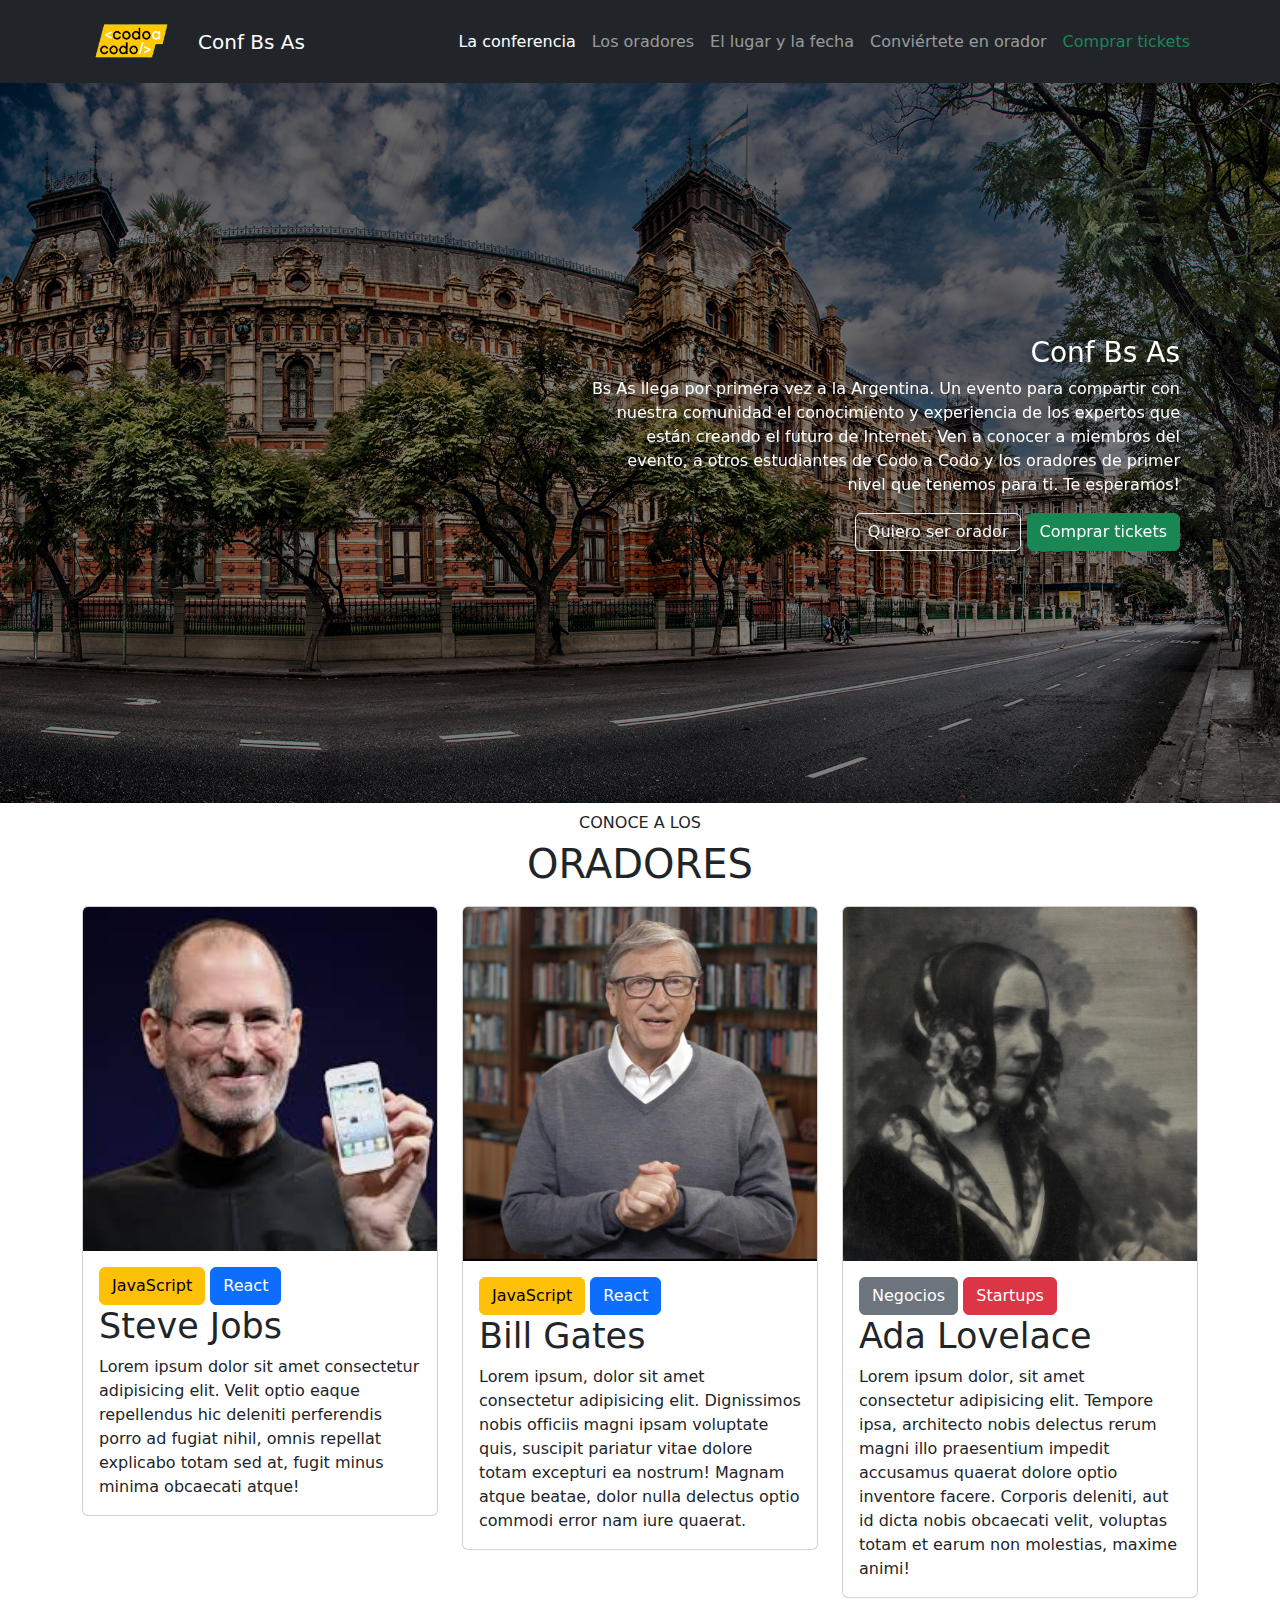
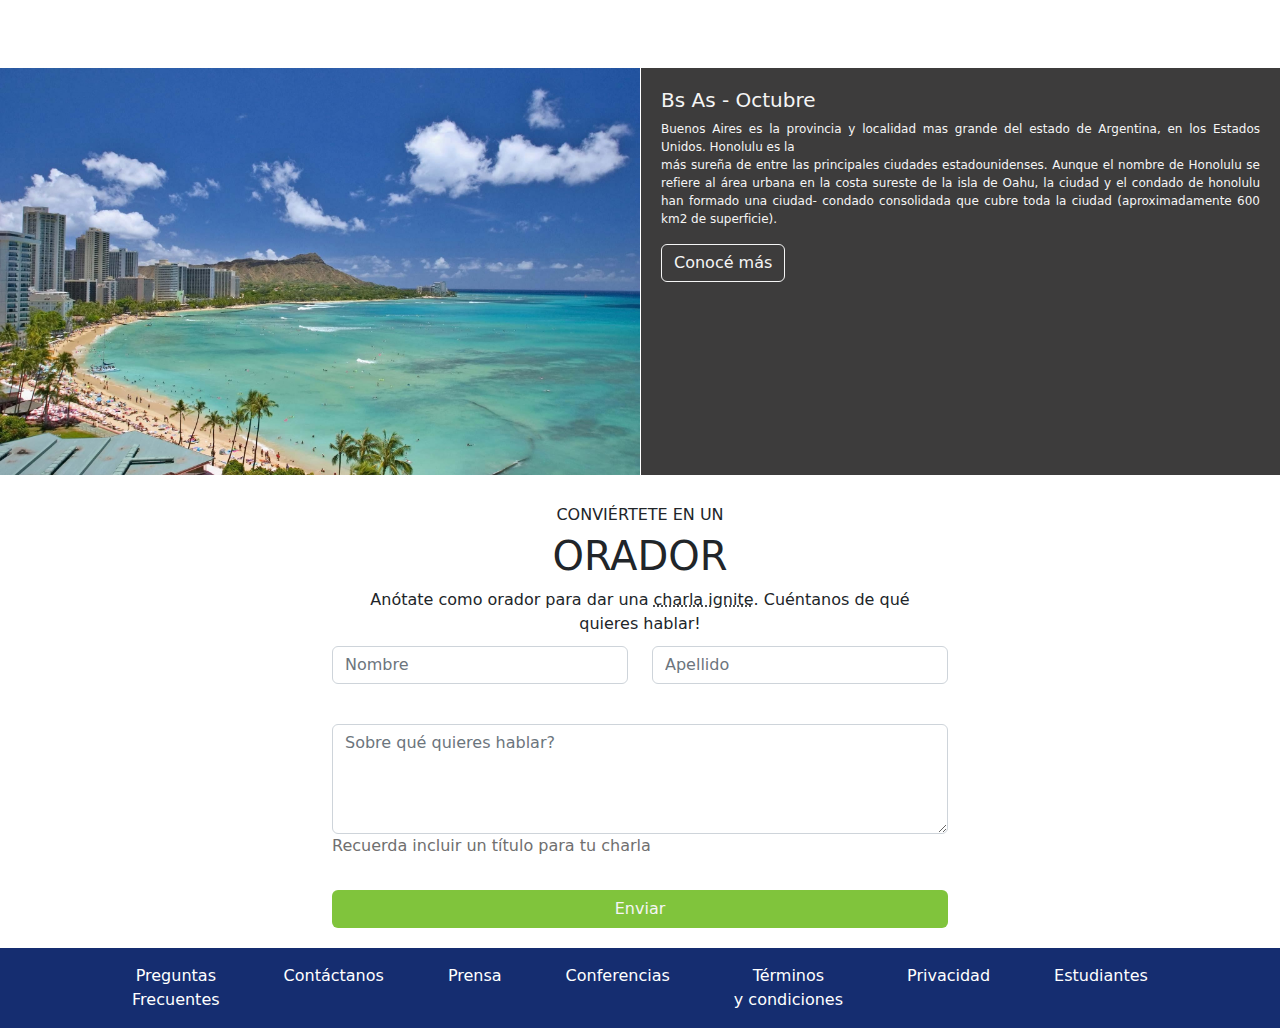
<file: index.html>
<!DOCTYPE html>
<html lang="es">
<head>
    <meta charset="UTF-8">
    <meta http-equiv="X-UA-Compatible" content="IE=edge">
    <meta name="viewport" content="width=device-width, initial-scale=1.0">

    <link rel="stylesheet" href="bootstrap.min.css">
    <script src="bootstrap.bundle.min.js"></script>
    <link rel="stylesheet" href="estilos.css">

  
    <title>Codo a Codo</title>
</head>
<body>
    <nav class="navbar navbar-expand-lg navbar-dark bg-dark">

        <div class="container">
          <a class="navbar-brand" href="#"><img src="./img/codoacodo.png" alt="" width="100px" /></a>
          <a class="navbar-brand" href="#">Conf Bs As</a>
          <button class="navbar-toggler" type="button" data-bs-toggle="collapse" data-bs-target="#navbarNavAltMarkup"
            aria-controls="navbarNavAltMarkup" aria-expanded="false" aria-label="Toggle navigation">
            <span class="navbar-toggler-icon"></span>
          </button>
          <div class="collapse navbar-collapse justify-content-end" id="navbarNavAltMarkup">
            <div class="navbar-nav">
                    <a class="nav-link active" href="#">La conferencia</a>
                    <a class="nav-link " href="./ticket2.html">Los oradores</a>
                    <a class="nav-link " href="#">El lugar y la fecha</a>
                    <a class="nav-link " href="#">Conviértete en orador</a>
                    <a class="nav-link active text-success" href="./ticket.html">Comprar tickets</a>
    
            </div>
          </div>
        </div>
      </nav>
      
  
  
    
      <div id="carousel" class="carousel slide" data-bs-ride="carousel">
        <div class="carousel-inner">
          <div class="carousel-item active">
            <img src="./img/ba1.jpg" class="d-block w-100" alt="imagen de buenos aires">
          </div>
          <div class="carousel-item">
            <img src="./img/ba2.jpg" class="d-block w-100" alt="imagen de buenos aires">
          </div>
          <div class="carousel-item">
            <img src="./img/ba3.jpg" class="d-block w-100" alt="imagen de buenos aires">
          </div>
        </div>
    
        <button class="carousel-control-prev" type="button" data-bs-target="#carousel" data-bs-slide="prev">
          <span class="carousel-control-prev-icon icon-prev-next" aria-hidden="true"></span>
          <span class="visually-hidden">Previous</span>
        </button>
        <button class="carousel-control-next" type="button" data-bs-target="#carousel" data-bs-slide="next">
          <span class="carousel-control-next-icon icon-prev-next" aria-hidden="true"></span>
          <span class="visually-hidden">Next</span>
        </button>
    
        <div class="card-img-overlay h-100 d-flex flex-column justify-content-center text-end carrusel">
          <h3 class="titulo1">Conf Bs As</h3>
          <p class="texto1">Bs As llega por primera vez a la Argentina. Un evento para compartir con <br>
            nuestra comunidad el conocimiento y experiencia de los expertos que <br>están creando el futuro de Internet.
            Ven a conocer a miembros del <br>
            evento, a otros estudiantes de Codo a Codo y los oradores de primer<br> nivel que tenemos para ti. Te
            esperamos!
          </p>
          <div>
            <button type="button" class="btn btn-outline-secondary">Quiero ser orador</button>
            <button type="button" class="btn btn-success">Comprar tickets</button>
          </div>
        </div>
      </div>
    
    
      <div class="container" id="cards">
        <div class="oradores">
          <h6>CONOCE A LOS</h6>
          <h1>ORADORES</h1>
        </div>
        <div class="cards-container">
          <div class="row row-cols-1 row-cols-md-3 g-4">
            <div class="card-oradores">
              <div class="card">
                <img src="./img/steve.jpg" class="card-img-top" alt="...">
                <div class="card-body">
                  <button type="button" class="btn btn-warning">JavaScript</button>
                  <button type="button" class="btn btn-primary">React</button>
                  <h5 class="card-title">Steve Jobs</h5>
                  <p class="card-text">Lorem ipsum dolor sit amet consectetur adipisicing elit. Velit optio eaque repellendus hic deleniti perferendis porro ad fugiat nihil, omnis repellat explicabo totam sed at, fugit minus minima obcaecati atque!</p>
                </div>
              </div>
            </div>
            <div class="card-oradores">
              <div class="card">
                <img src="./img/bill.jpg" class="card-img-top" alt="...">
                <div class="card-body">
                  <button type="button" class="btn btn-warning">JavaScript</button>
                  <button type="button" class="btn btn-primary">React</button>
                  <h5 class="card-title">Bill Gates</h5>
                  <p class="card-text">Lorem ipsum, dolor sit amet consectetur adipisicing elit. Dignissimos nobis officiis magni ipsam voluptate quis, suscipit pariatur vitae dolore totam excepturi ea nostrum! Magnam atque beatae, dolor nulla delectus optio commodi error nam iure quaerat.</p>
                </div>
              </div>
            </div>
            <div class="card-oradores">
              <div class="card">
                <img src="./img/ada.jpeg" class="card-img-top" alt="...">
                <div class="card-body">
                  <button type="button" class="btn btn-secondary">Negocios</button>
                  <button type="button" class="btn btn-danger">Startups</button>
                  <h5 class="card-title">Ada Lovelace</h5>
                  <p class="card-text">Lorem ipsum dolor, sit amet consectetur adipisicing elit. Tempore ipsa, architecto nobis delectus rerum magni illo praesentium impedit accusamus quaerat dolore optio inventore facere. Corporis deleniti, aut id dicta nobis obcaecati velit, voluptas totam et earum non molestias, maxime animi!</p>
                </div>
              </div>
            </div>
          </div>
        </div>
      </div>

    
      <div class="honoinfo">
        <img src="./img/honolulu.jpg" class="img-honolulu">
        <div class="txt-honoinfo">
          <h5>Bs As - Octubre</h5>
          <p class="oct_texto">Buenos Aires es la provincia y localidad mas grande del estado de Argentina, en los Estados Unidos. Honolulu
            es la <br>
             más sureña de entre las principales ciudades estadounidenses. Aunque el nombre de Honolulu se refiere al
            área
            urbana en la costa sureste de la isla de Oahu, la ciudad y el condado de honolulu han formado una ciudad-
            condado consolidada que cubre toda la ciudad (aproximadamente 600 km2 de superficie).</p>
          <button type="button" class="btn btn-outline-secondary">Conocé más</button>
        </div>
      </div>
    
    
      <div class="container" id="container-oradores">
        <div class="oradores">
          <h6>CONVIÉRTETE EN UN</h6>
          <h1>ORADOR</h1>
          <h9>Anótate como orador para dar una <u style="text-decoration:underline dotted">charla ignite</u>. Cuéntanos de
            qué quieres hablar!</h9>
        </div>
        <form>
          <div class="row mb-4">
            <div class="col">
              <div class="mb-3">
                <input type="text" id="nombre" class="form-control" placeholder="Nombre">
              </div>
            </div>
            <div class="col">
              <div class="mb-3">
                <input type="text" id="nombre" class="form-control" placeholder="Apellido">
              </div>
            </div>
          </div>
          <div class="form-outline mb-4">
            <textarea class="form-control" id="form6Example7" rows="4" placeholder="Sobre qué quieres hablar?"></textarea>
            <label class="form-label" for="infoAddic" style="color: rgb(112, 111, 111);">Recuerda incluir un título para tu
              charla</label>
          </div>
          <button type="submit" class="btn btn-success-submit">Enviar</button>
        </form>
      </div>
    
      
      <footer>
        <nav class="navbar navbar-expand-lg navbar-light justify-content-center text-center navFooter">
          <ul class="navbar-nav gap-5">
            <li class="nav-item">
              <a class="nav-link fs-6 text-white" href="#">Preguntas
              <br>Frecuentes
               </a>
            </li>
            <li class="nav-item">
              <a class="nav-link fs-6 text-white" href="#">Contáctanos</a>
            </li>
            <li class="nav-item">
              <a class="nav-link fs-6 text-white" href="#">Prensa</a>
            </li>
            <li class="nav-item">
              <a class="nav-link fs-6 text-white" href="#">Conferencias</a>
            </li>
            <li class="nav-item">
              <a class="nav-link fs-6 text-white" href="#">Términos
              <br>y condiciones
              </a>
            </li>
            <li class="nav-item">
              <a class="nav-link fs-6 text-white" href="#">Privacidad</a>
            </li>
            <li class="nav-item">
              <a class="nav-link fs-6 text-white" href="#">Estudiantes</a>
            </li>
          </ul>
        </nav>
      </footer>
    
       

</body>
</html>
</file>
<file: estilos.css>
* { 
    padding: 0;
    margin: 0;
    box-sizing: border-box;
  }
  
#carousel img{
    filter: brightness(50%);
}


#container-oradores {
    margin-top: 20px;
    width: 50%;
  }

  #cards {
    margin-bottom: 70px;
  }
  
footer {
    background-color: rgb(21, 45, 112);
    margin-top: 20px;
}

.navFooter a:hover {
 border-radius: 10px;
 cursor: pointer;
 background-color: rgb(43, 43, 83);
}  

.card-oradores:hover {
    transition: 1.5s ease;
    transform:scale(1.04);
 }

.card-img-top {
    height: 100%;
    object-fit: cover;
  }

.icon-prev-next {
  display: none;
}

.titulo1, .texto1 {
  color: white;
}


.carrusel {
  padding-right: 100px;
}

  .btn-outline-secondary {
    color: whitesmoke;
    border-color: whitesmoke;
  }

  .oradores {
    text-align: center;
    padding: 10px;
  }

  .honoinfo {
    display: flex;
    gap: 1px;
  
  }

  .img-honolulu {
    width: 50%;
  }

  .txt-honoinfo {
    color: whitesmoke;
    width: 50%;
    padding: 20px;
    background-color: rgb(61, 60, 60);
    text-align:justify;
  }

  .btn-success-submit {
    width: 100%;
    background-color: #80c43c;
    color: whitesmoke;
  }

  .btn-success-submit:hover {
    width: 100%;
    background-color: #22380c;
    color: whitesmoke;
  }

  .oct_texto{
    /* padding-left: 20px; */
    /* font-weight: 100px; */
    font-size: 12px;
    /* padding-right: 20px; */

  }


  
/*  Estilos  agregador para la compra de tickets*/

.categoria-container {
  display: flex;
  justify-content: center;
  margin-top: 20px;
}

.card-box{
  padding-top: 10px;
  padding-right: 10px;
  padding-bottom: 10px;
  padding-left: 10px;

}

.card-categoria {
    text-align: center;
}

.card-title  {
  font-size: 35px;
}

.card-porcentaje {
  font-weight: bold;
}

.card-estudiante {
  border: 1px solid blue; 
}

.card-trainee {
  border: 1px solid rgb(112, 190, 209); 
}

.card-junior {
  border: 1px solid orange; 
}

.blue {
  background-color: lightblue;
  width: 98%;
  padding: 0.5rem;
  margin-top: 1.5rem;
  margin-bottom: 1.5rem;
  background-color: #c2d6eb;
}

.green2 {
  background-color: #a3d64a;
}
</file>
